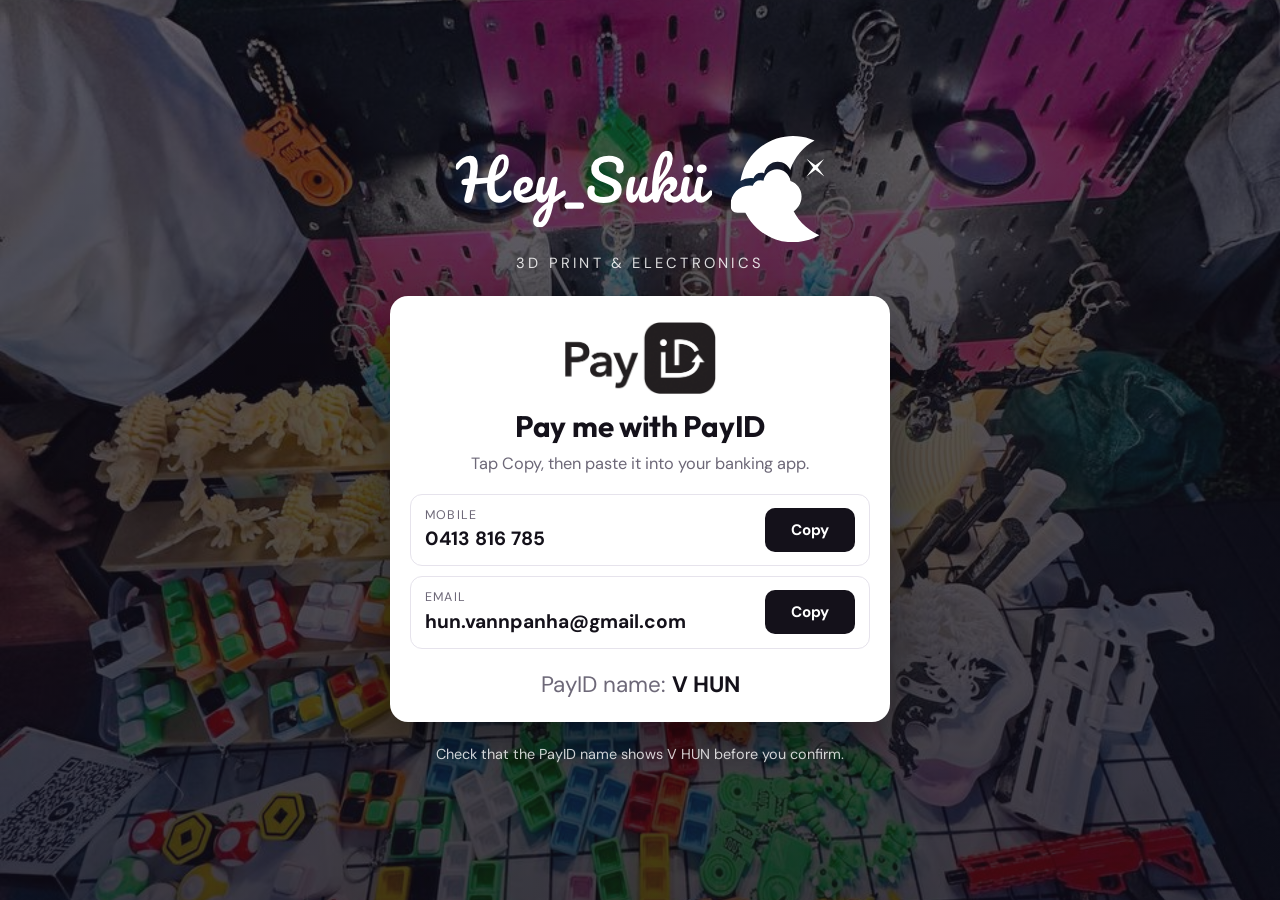
<file: index.html>
<!doctype html>
<html lang="en">
<head>
  <meta charset="utf-8">
  <meta name="viewport" content="width=device-width, initial-scale=1">
  <meta name="theme-color" content="#14111a">
  <meta name="description" content="Pay Hey_Sukii (3D printing and electronics) quickly with PayID. Tap Copy and paste the PayID into your banking app.">
  <meta property="og:type" content="website">
  <meta property="og:title" content="Hey_Sukii - Pay with PayID">
  <meta property="og:description" content="Pay Hey_Sukii with PayID. Tap Copy and paste it into your banking app.">
  <link rel="icon" type="image/svg+xml" href="assets/images/favicon.svg">
  <link rel="stylesheet" href="assets/css/style.css">
  <title>Hey_Sukii | Pay with PayID</title>
</head>
<body>
  <main class="page">

    <header>
      <h1 class="brand"><img src="assets/images/logo-white.svg" alt="Hey_Sukii" width="1500" height="435"></h1>
      <p class="tagline">3D Print &amp; Electronics</p>
    </header>

    <section class="card" aria-labelledby="pay-heading">
      <img class="payid-logo" src="assets/images/PayID_logo.png" alt="PayID" width="328" height="168">
      <h2 id="pay-heading">Pay me with PayID</h2>
      <p class="hint">Tap Copy, then paste it into your banking app.</p>

      <!-- To change a PayID: edit the visible text AND the data-copy value on its button. -->
      <div class="payid-row">
        <div>
          <div class="payid-label">Mobile</div>
          <div class="payid-value">0413 816 785</div>
        </div>
        <button type="button" class="copy-btn" id="copy-mobile" data-copy="0413816785" aria-label="Copy PayID mobile number">Copy</button>
      </div>

      <div class="payid-row">
        <div>
          <div class="payid-label">Email</div>
          <div class="payid-value payid-value--email">hun.vannpanha<wbr>@gmail.com</div>
        </div>
        <button type="button" class="copy-btn" id="copy-email" data-copy="hun.vannpanha@gmail.com" aria-label="Copy PayID email address">Copy</button>
      </div>

      <p class="payid-name"><span>PayID name:</span> <strong>V HUN</strong></p>
    </section>

    <p class="notice">Check that the PayID name shows V HUN before you confirm.</p>

  </main>
  <script src="assets/js/main.js" defer></script>
</body>
</html>
</file>
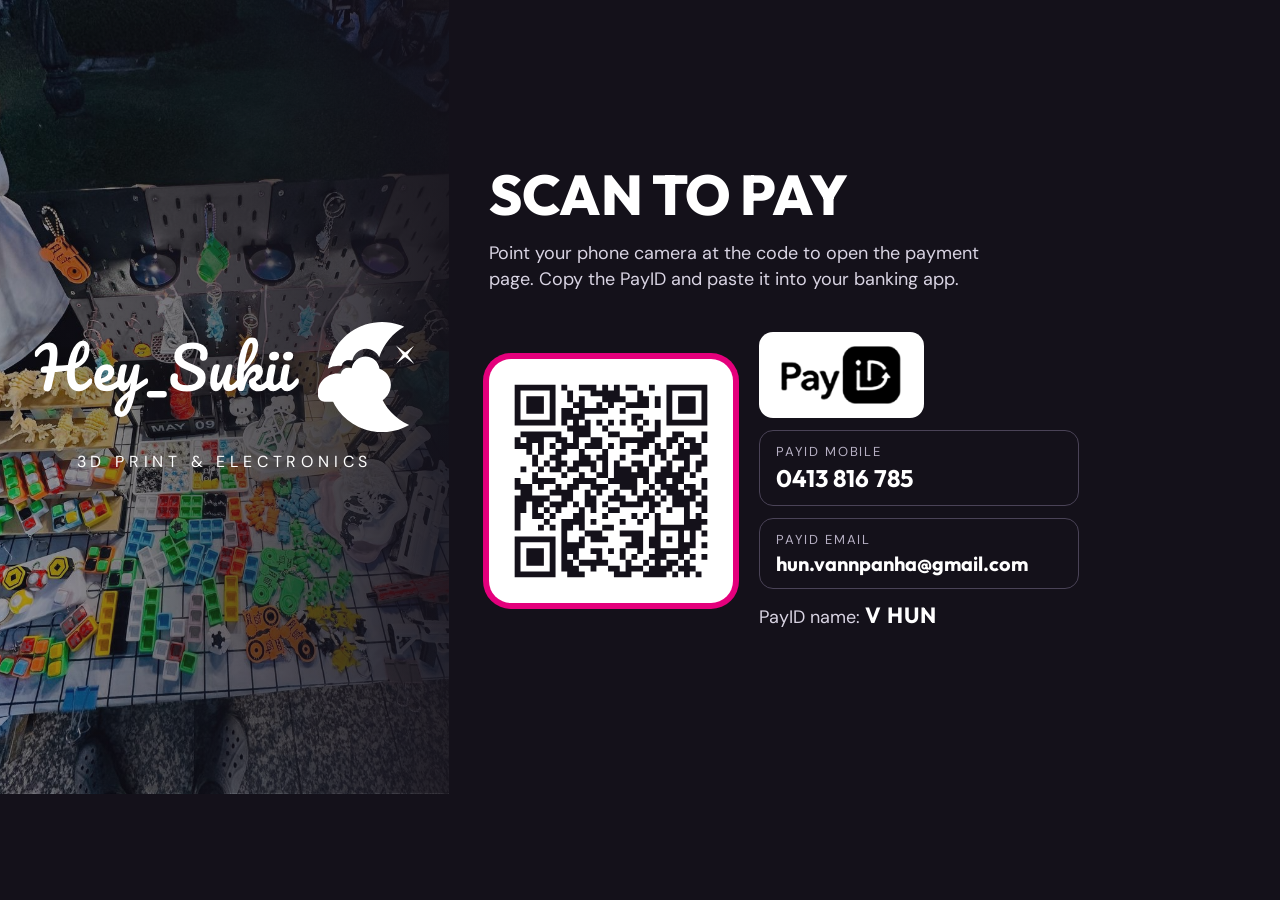
<file: PayID Poster/source/poster-landscape.html>
<!doctype html>
<html lang="en"><head><meta charset="utf-8"><title>Hey_Sukii Poster - Landscape</title>
<link rel="stylesheet" href="assets/poster.css">
<style>
  .poster { width: 297mm; height: 210mm; display: flex; }
  .photo { width: 40%; flex: none; padding: 40px 34px; display: flex; flex-direction: column; align-items: center; justify-content: center; gap: 18px;
           background-image: linear-gradient(90deg, rgba(20,17,26,.35), rgba(20,17,26,.9)), url("assets/stall.jpg"); }
  .photo img { width: 100%; max-width: 400px; height: auto; display: block; }
  .tag { font-size: 16px; text-align: center; }
  .right { flex: 1; padding: 44px 44px 44px 40px; display: flex; flex-direction: column; justify-content: center; gap: 40px; min-width: 0; }
  h1 { font-size: 56px; }
  .sub { font-size: 18px; margin-top: 14px; max-width: 520px; }
  .mid { display: flex; align-items: center; gap: 26px; }
  .qr img { width: 216px; height: 216px; }
  .details { display: flex; flex-direction: column; gap: 12px; min-width: 0; flex: 1; }
  .id b { font-size: 24px; } .id b.email { font-size: 20px; }
  .name { font-size: 18px; } .name strong { font-size: 22px; }
</style></head>
<body>
<div class="poster">
  <div class="photo">
    <img src="assets/logo-white.svg" alt="Hey_Sukii">
    <div class="tag">3D Print &amp; Electronics</div>
  </div>
  <div class="right">
    <div><h1>Scan to pay</h1><p class="sub">Point your phone camera at the code to open the payment page. Copy the PayID and paste it into your banking app.</p></div>
    <div class="mid">
      <div class="qr"><img src="assets/payment-qr.svg" alt="QR code to the Hey_Sukii payment page"></div>
      <div class="details">
        <span class="payid-badge" style="align-self:flex-start"><img src="assets/payid-logo.png" alt="PayID"></span>
        <div class="id"><small>PayID mobile</small><b>0413 816 785</b></div>
        <div class="id"><small>PayID email</small><b class="email">hun.vannpanha@gmail.com</b></div>
        <div class="name">PayID name: <strong>V HUN</strong></div>
      </div>
    </div>
  </div>
</div>
</body></html>
</file>
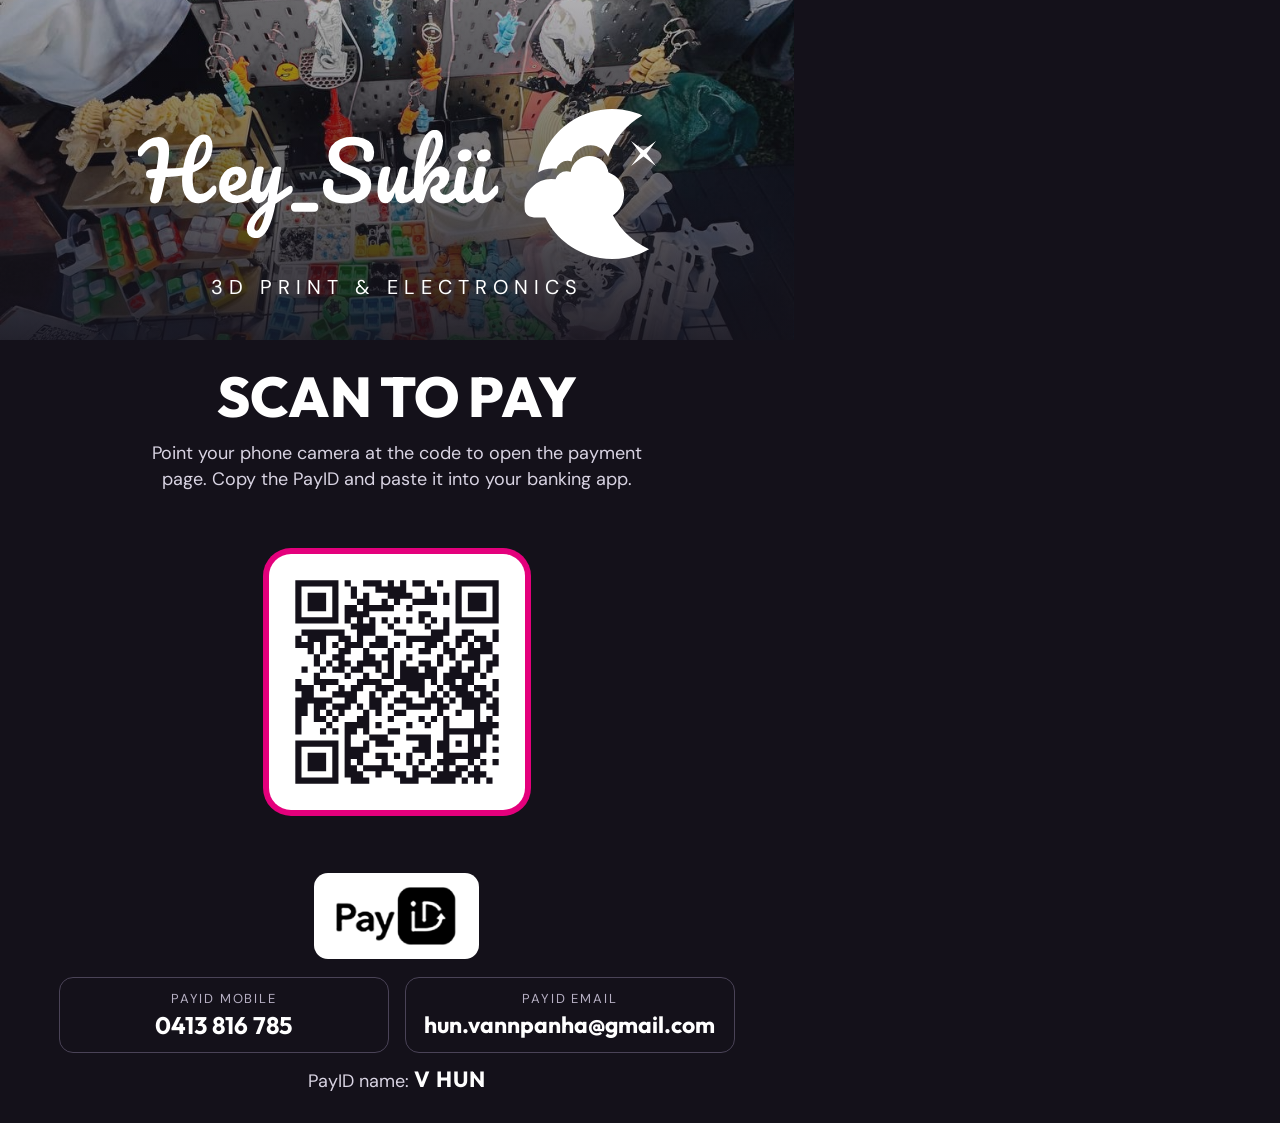
<file: PayID Poster/source/poster-portrait.html>
<!doctype html>
<html lang="en"><head><meta charset="utf-8"><title>Hey_Sukii Poster - Portrait</title>
<link rel="stylesheet" href="assets/poster.css">
<style>
  .poster { width: 210mm; height: 297mm; display: flex; flex-direction: column; }
  .photo { height: 340px; flex: none; padding: 40px 48px; display: flex; flex-direction: column; align-items: center; justify-content: flex-end; gap: 14px;
           background-image: linear-gradient(180deg, rgba(20,17,26,.3), rgba(20,17,26,.9)), url("assets/stall.jpg"); background-position: center 55%; }
  .photo img { width: 520px; max-width: 100%; height: auto; display: block; }
  .tag { font-size: 20px; }
  .bottom { flex: 1; padding: 26px 48px 30px; gap: 18px; display: flex; flex-direction: column; align-items: center; justify-content: space-between; text-align: center; }
  h1 { font-size: 56px; }
  .sub { font-size: 18px; max-width: 520px; margin-top: 12px; }
  .qr img { width: 228px; height: 228px; }
  .ids { display: flex; gap: 16px; justify-content: center; width: 100%; text-align: center; }
  .id { flex: 1; max-width: 330px; }
  .id b { font-size: 24px; } .id b.email { font-size: 23px; }
  .name { margin-top: 12px; font-size: 18px; } .name strong { font-size: 22px; }
  .badge-row { margin-bottom: 18px; }
</style></head>
<body>
<div class="poster">
  <div class="photo">
    <img src="assets/logo-white.svg" alt="Hey_Sukii">
    <div class="tag">3D Print &amp; Electronics</div>
  </div>
  <div class="bottom">
    <div><h1>Scan to pay</h1><p class="sub">Point your phone camera at the code to open the payment page. Copy the PayID and paste it into your banking app.</p></div>
    <div class="qr"><img src="assets/payment-qr.svg" alt="QR code to the Hey_Sukii payment page"></div>
    <div style="width:100%">
      <div class="badge-row"><span class="payid-badge"><img src="assets/payid-logo.png" alt="PayID"></span></div>
      <div class="ids">
        <div class="id"><small>PayID mobile</small><b>0413 816 785</b></div>
        <div class="id"><small>PayID email</small><b class="email">hun.vannpanha@gmail.com</b></div>
      </div>
      <div class="name">PayID name: <strong>V HUN</strong></div>
    </div>
  </div>
</div>
</body></html>
</file>
<file: assets/css/style.css>
/* ==========================================================================
   Hey_Sukii - PayID payment page
   Edit the design tokens in :root to change colours, fonts and sizes.
   ========================================================================== */

/* ---------- Fonts (self-hosted in assets/fonts) ---------- */
@font-face { font-family: "Pacifico"; src: url("../fonts/Pacifico.ttf") format("truetype"); font-weight: 400; font-display: swap; }
@font-face { font-family: "DM Sans"; src: url("../fonts/dm-sans-latin-400-normal.woff2") format("woff2"); font-weight: 400; font-display: swap; }
@font-face { font-family: "DM Sans"; src: url("../fonts/dm-sans-latin-500-normal.woff2") format("woff2"); font-weight: 500; font-display: swap; }
@font-face { font-family: "DM Sans"; src: url("../fonts/dm-sans-latin-700-normal.woff2") format("woff2"); font-weight: 700; font-display: swap; }
@font-face { font-family: "Outfit"; src: url("../fonts/outfit-latin-600-normal.woff2") format("woff2"); font-weight: 600; font-display: swap; }
@font-face { font-family: "Outfit"; src: url("../fonts/outfit-latin-700-normal.woff2") format("woff2"); font-weight: 700; font-display: swap; }

/* ---------- Design tokens ---------- */
:root {
  /* colours */
  --ink: #14111a;
  --paper: #ffffff;
  --muted: #6d6878;
  --line: #e6e3ec;
  --accent: #e4007c;
  --success: #14803c;

  /* fonts */
  --font-script: "Pacifico", "Brush Script MT", cursive;
  --font-heading: "Outfit", "Segoe UI", system-ui, Arial, sans-serif;
  --font-body: "DM Sans", "Segoe UI", system-ui, Arial, sans-serif;

  /* sizes */
  --logo-width: 370px;
  --payid-logo-height: 72px;
  --text-heading: 1.85rem;
  --text-payid: 1.2rem;
  --text-name: 1.4rem;

  /* shape */
  --radius: 18px;
  --card-width: 500px;

  color-scheme: light;
}

/* ---------- Base ---------- */
*, *::before, *::after { box-sizing: border-box; }

body {
  margin: 0;
  padding: 32px 16px;
  min-height: 100vh;
  display: flex;
  align-items: center;
  justify-content: center;
  background-color: var(--ink);
  color: var(--ink);
  font-family: var(--font-body);
  line-height: 1.4;
  -webkit-text-size-adjust: 100%;
}

/* Background photo with dark overlay (fixed layer works on iOS too) */
body::before {
  content: "";
  position: fixed;
  inset: 0;
  z-index: -1;
  background-image:
    linear-gradient(rgba(14, 10, 20, .62), rgba(14, 10, 20, .78)),
    url("../images/stall.jpg");
  background-size: cover;
  background-position: center;
}

/* ---------- Layout ---------- */
.page { width: 100%; max-width: var(--card-width); display: grid; gap: 22px; text-align: center; }

/* ---------- Header ---------- */
.brand { margin: 0; line-height: 0; }
.brand img { display: block; margin: 0 auto; width: min(var(--logo-width), 80vw); height: auto; }
.tagline {
  margin: 10px 0 0;
  color: rgba(255, 255, 255, .85);
  font-size: .92rem;
  letter-spacing: .22em;
  text-transform: uppercase;
}

/* ---------- Payment card ---------- */
.card {
  background: var(--paper);
  border-radius: var(--radius);
  padding: 26px 20px 22px;
  box-shadow: 0 18px 50px rgba(0, 0, 0, .45);
}
.payid-logo { display: block; margin: 0 auto 12px; height: var(--payid-logo-height); width: auto; }
.card h2 { margin: 0; font-family: var(--font-heading); font-size: var(--text-heading); font-weight: 700; letter-spacing: -.01em; }
.card .hint { margin: 6px 0 18px; color: var(--muted); font-size: 1.02rem; }

.payid-row {
  display: flex;
  align-items: center;
  justify-content: space-between;
  gap: 12px;
  margin-top: 10px;
  padding: 12px 14px;
  border: 1px solid var(--line);
  border-radius: 12px;
  text-align: left;
}
.payid-row > div { min-width: 0; }
.payid-label { font-size: .78rem; text-transform: uppercase; letter-spacing: .1em; color: var(--muted); }
.payid-value { margin-top: 2px; font-size: var(--text-payid); font-weight: 700; overflow-wrap: break-word; user-select: all; }
.payid-value--email { font-size: clamp(.9rem, 4.4vw, var(--text-payid)); }

.copy-btn {
  flex: none;
  min-width: 90px;
  border: 0;
  border-radius: 10px;
  padding: 12px 18px;
  background: var(--ink);
  color: #fff;
  font: 700 .95rem var(--font-body);
  cursor: pointer;
  transition: background .15s, transform .08s;
}
.copy-btn:hover { background: var(--accent); }
.copy-btn:active { transform: scale(.96); }
.copy-btn:focus-visible { outline: 3px solid var(--accent); outline-offset: 2px; }
.copy-btn.is-copied { background: var(--success); }

.payid-name { margin: 20px 0 0; font-size: var(--text-name); }
.payid-name span { color: var(--muted); }

.notice { margin: 0; color: rgba(255, 255, 255, .8); font-size: .9rem; }

/* ---------- 404 page ---------- */
.link-home { color: #fff; font-weight: 700; }

@media (prefers-reduced-motion: reduce) {
  .copy-btn { transition: none; }
}
</file>
<file: PayID Poster/source/assets/poster.css>
/* Hey_Sukii poster - shared styles. Designed at A4 size; A5 is the same layout scaled. */
@font-face { font-family: "Outfit"; src: url("outfit-latin-600-normal.woff2") format("woff2"); font-weight: 600; }
@font-face { font-family: "Outfit"; src: url("outfit-latin-700-normal.woff2") format("woff2"); font-weight: 700; }
@font-face { font-family: "Outfit"; src: url("outfit-latin-800-normal.woff2") format("woff2"); font-weight: 800; }
@font-face { font-family: "DM Sans"; src: url("dm-sans-latin-400-normal.woff2") format("woff2"); font-weight: 400; }
@font-face { font-family: "DM Sans"; src: url("dm-sans-latin-700-normal.woff2") format("woff2"); font-weight: 700; }
:root { --ink:#14111a; --pink:#e4007c; --soft:#d9d4e3; --dim:#b7b0c4; --line:#4a4357; }
@page { margin: 0; }
* { box-sizing: border-box; }
html, body { margin: 0; background: var(--ink); }
body { font-family: "DM Sans", Arial, sans-serif; color: #fff; }
.poster { position: relative; overflow: hidden; background: var(--ink); }
.photo { background-size: cover; background-position: center; }
.tag { letter-spacing: .3em; text-transform: uppercase; }
h1 { margin: 0; font-family: "Outfit", Arial, sans-serif; font-weight: 800; text-transform: uppercase; letter-spacing: -0.005em; line-height: 1.1; }
.sub { color: var(--soft); line-height: 1.45; margin: 0; }
.qr { background: #fff; border-radius: 22px; padding: 14px; box-shadow: 0 0 0 6px var(--pink); flex: none; }
.qr img { display: block; }
.id { border: 1px solid var(--line); border-radius: 14px; padding: 12px 16px; }
.id small { display: block; font-size: 13px; letter-spacing: .14em; text-transform: uppercase; color: var(--dim); margin-bottom: 3px; }
.id b { font-family: "Outfit", Arial, sans-serif; font-weight: 700; }
.id b.email { white-space: nowrap; letter-spacing: 0; }
.name { color: var(--soft); }
.name strong { color: #fff; font-family: "Outfit", Arial, sans-serif; font-weight: 700; letter-spacing: .04em; }
.payid-badge { background: #fff; border-radius: 14px; padding: 10px 18px; display: inline-flex; }
.payid-badge img { height: 66px; width: auto; display: block; }
</file>
